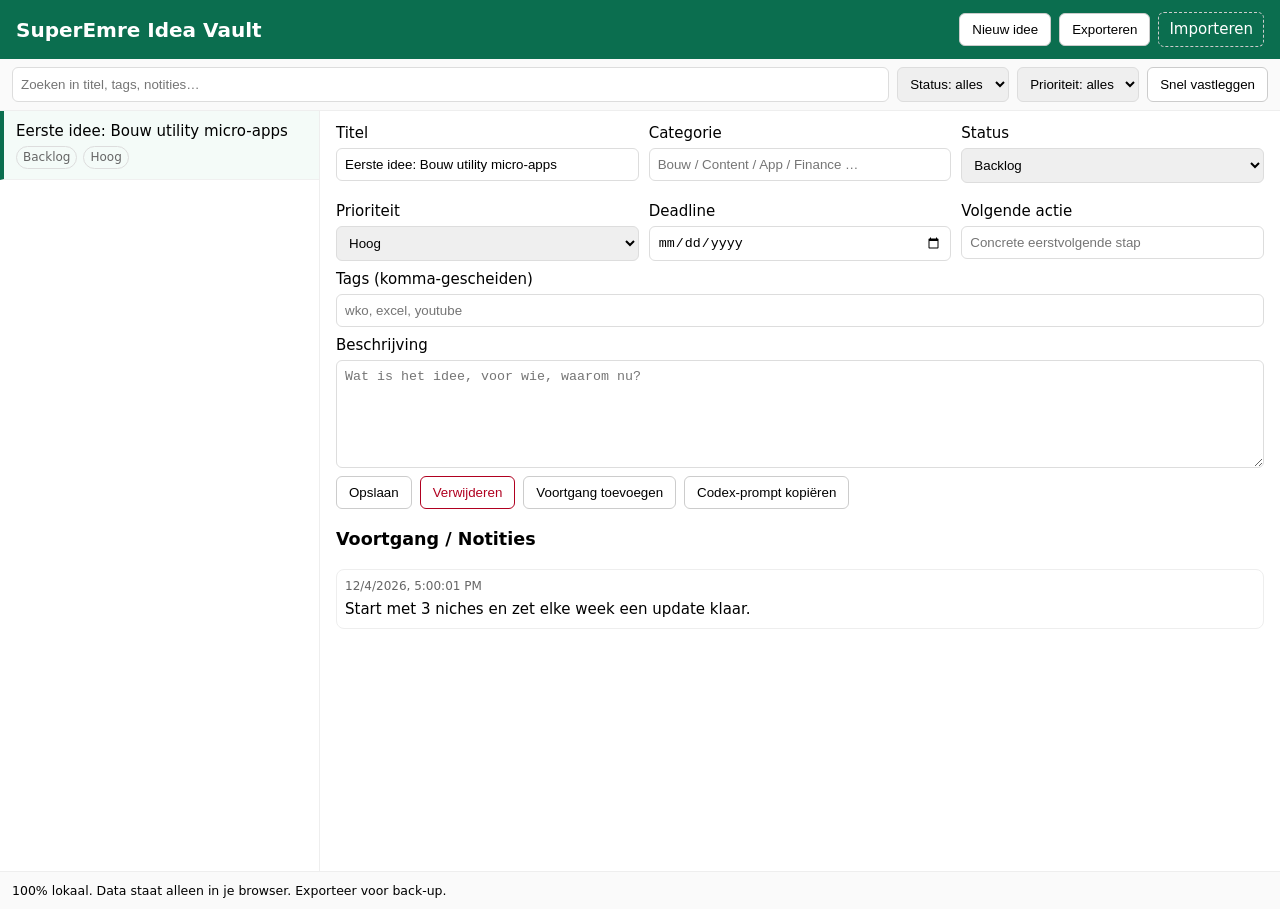
<file: index.html>
<!DOCTYPE html>
<html lang="nl">
<head>
  <meta charset="utf-8">
  <meta name="viewport" content="width=device-width, initial-scale=1.0">
  <title>SuperEmre Idea Vault</title>
  <link rel="manifest" href="manifest.json">
  <link rel="stylesheet" href="styles.css">
  <meta name="theme-color" content="#0b6e4f">
</head>
<body>
  <header>
    <h1>SuperEmre Idea Vault</h1>
    <div class="actions">
      <button id="btn-add">Nieuw idee</button>
      <button id="btn-export">Exporteren</button>
      <label class="import-label">
        Importeren
        <input type="file" id="file-import" accept="application/json">
      </label>
      <button id="btn-install" class="hidden">Installeren</button>
    </div>
  </header>

  <section id="topbar">
    <input type="search" id="search" placeholder="Zoeken in titel, tags, notities…">
    <select id="filter-status">
      <option value="">Status: alles</option>
      <option>Backlog</option>
      <option>Bezig</option>
      <option>Gepauzeerd</option>
      <option>Klaar</option>
    </select>
    <select id="filter-priority">
      <option value="">Prioriteit: alles</option>
      <option>Laag</option>
      <option>Midden</option>
      <option>Hoog</option>
      <option>Kritiek</option>
    </select>
    <button id="btn-quick">Snel vastleggen</button>
  </section>

  <main>
    <aside id="list">
      <ul id="idea-list"></ul>
    </aside>

    <section id="detail">
      <form id="idea-form">
        <div class="grid">
          <label>Titel
            <input type="text" id="title" required>
          </label>
          <label>Categorie
            <input type="text" id="category" placeholder="Bouw / Content / App / Finance …">
          </label>
          <label>Status
            <select id="status">
              <option>Backlog</option>
              <option>Bezig</option>
              <option>Gepauzeerd</option>
              <option>Klaar</option>
            </select>
          </label>
          <label>Prioriteit
            <select id="priority">
              <option>Laag</option>
              <option>Midden</option>
              <option selected>Hoog</option>
              <option>Kritiek</option>
            </select>
          </label>
          <label>Deadline
            <input type="date" id="due">
          </label>
          <label>Volgende actie
            <input type="text" id="next_action" placeholder="Concrete eerstvolgende stap">
          </label>
        </div>

        <label>Tags (komma-gescheiden)
          <input type="text" id="tags" placeholder="wko, excel, youtube">
        </label>

        <label>Beschrijving
          <textarea id="description" rows="6" placeholder="Wat is het idee, voor wie, waarom nu?"></textarea>
        </label>

        <div class="form-actions">
          <button type="submit" id="btn-save">Opslaan</button>
          <button type="button" id="btn-delete" class="danger">Verwijderen</button>
          <button type="button" id="btn-log">Voortgang toevoegen</button>
          <button type="button" id="btn-codex">Codex-prompt kopiëren</button>
        </div>
      </form>

      <section id="logs">
        <h3>Voortgang / Notities</h3>
        <ul id="log-list"></ul>
      </section>
    </section>
  </main>

  <dialog id="quick-dialog">
    <form method="dialog">
      <h3>Snel vastleggen</h3>
      <label>Titel
        <input type="text" id="quick-title" required>
      </label>
      <label>Korte notitie
        <textarea id="quick-note" rows="4"></textarea>
      </label>
      <menu>
        <button id="quick-cancel">Annuleren</button>
        <button id="quick-save" value="default">Opslaan</button>
      </menu>
    </form>
  </dialog>

  <dialog id="log-dialog">
    <form method="dialog">
      <h3>Voortgang toevoegen</h3>
      <textarea id="log-text" rows="5" placeholder="Wat heb je gedaan / besloten?"></textarea>
      <menu>
        <button id="log-cancel">Annuleren</button>
        <button id="log-save" value="default">Toevoegen</button>
      </menu>
    </form>
  </dialog>

  <footer>
    <small>100% lokaal. Data staat alleen in je browser. Exporteer voor back-up.</small>
  </footer>

  <script src="app.js"></script>
</body>
</html>
</file>
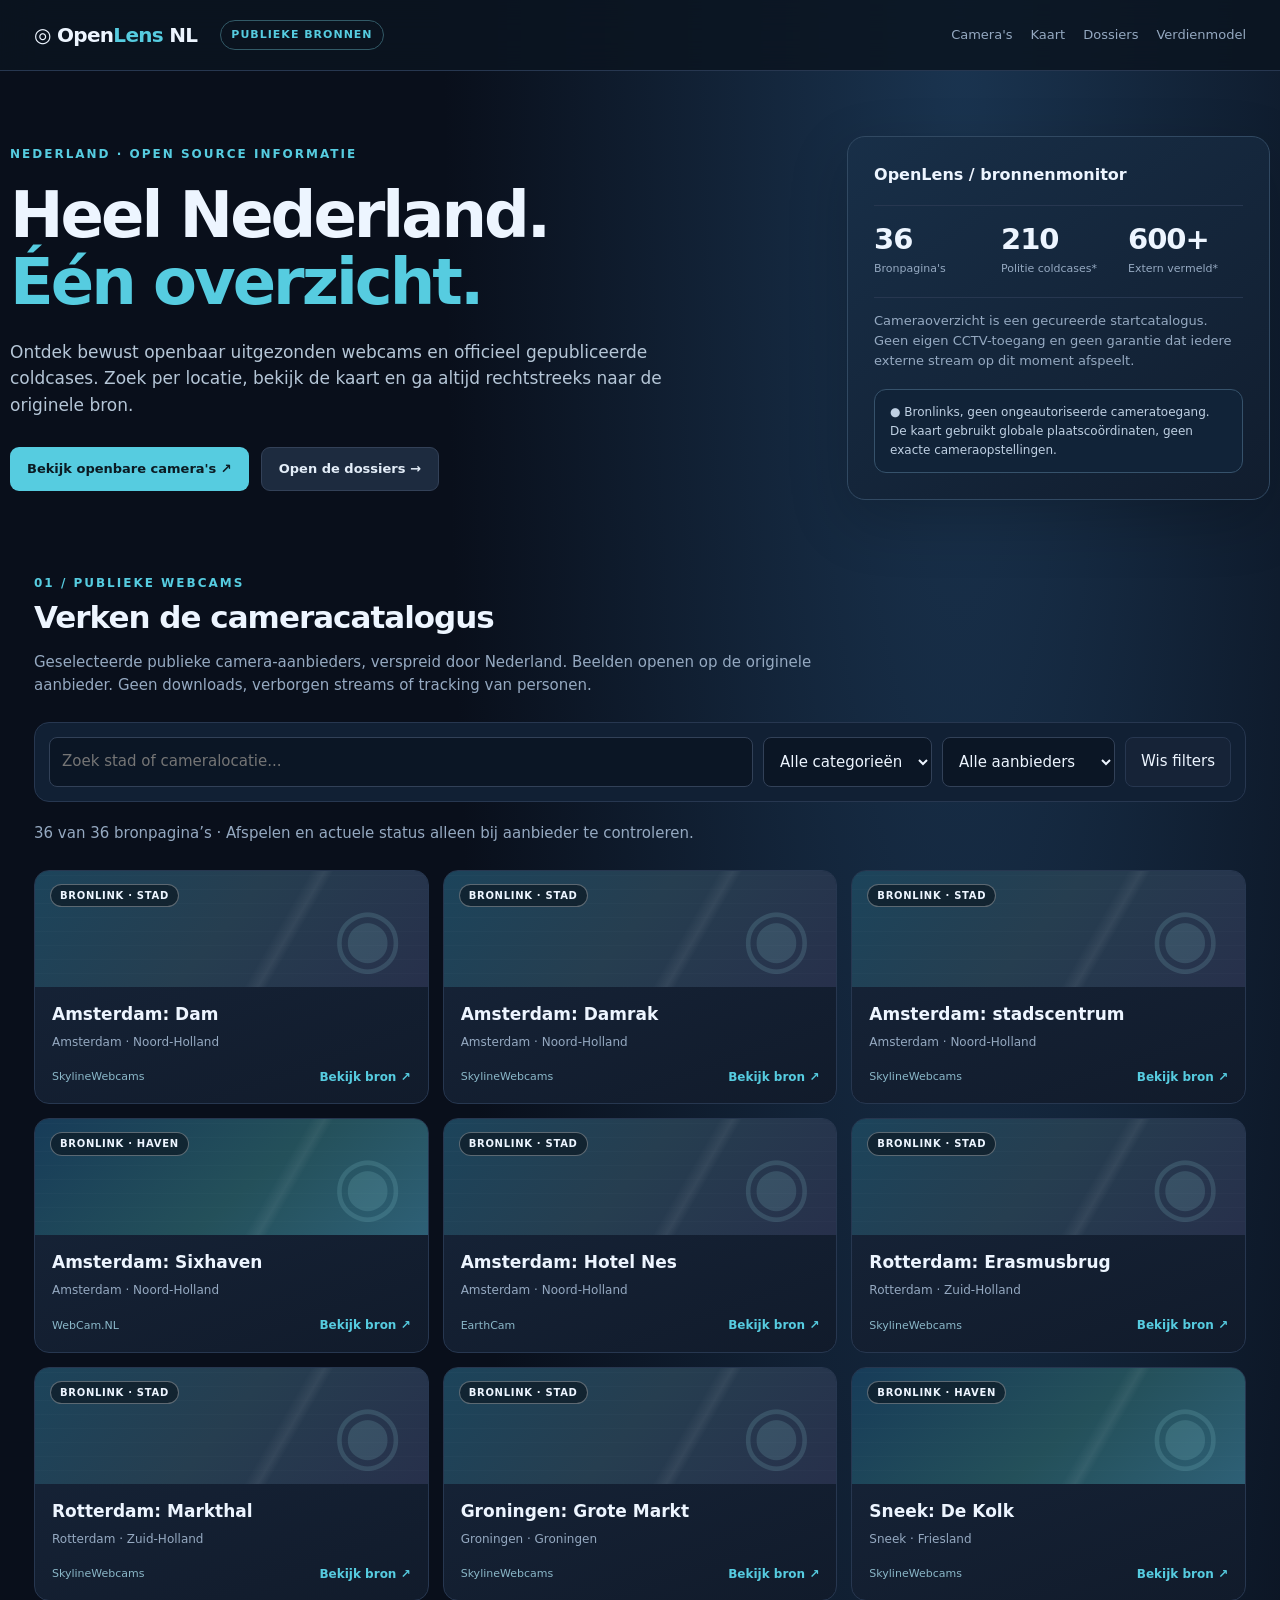
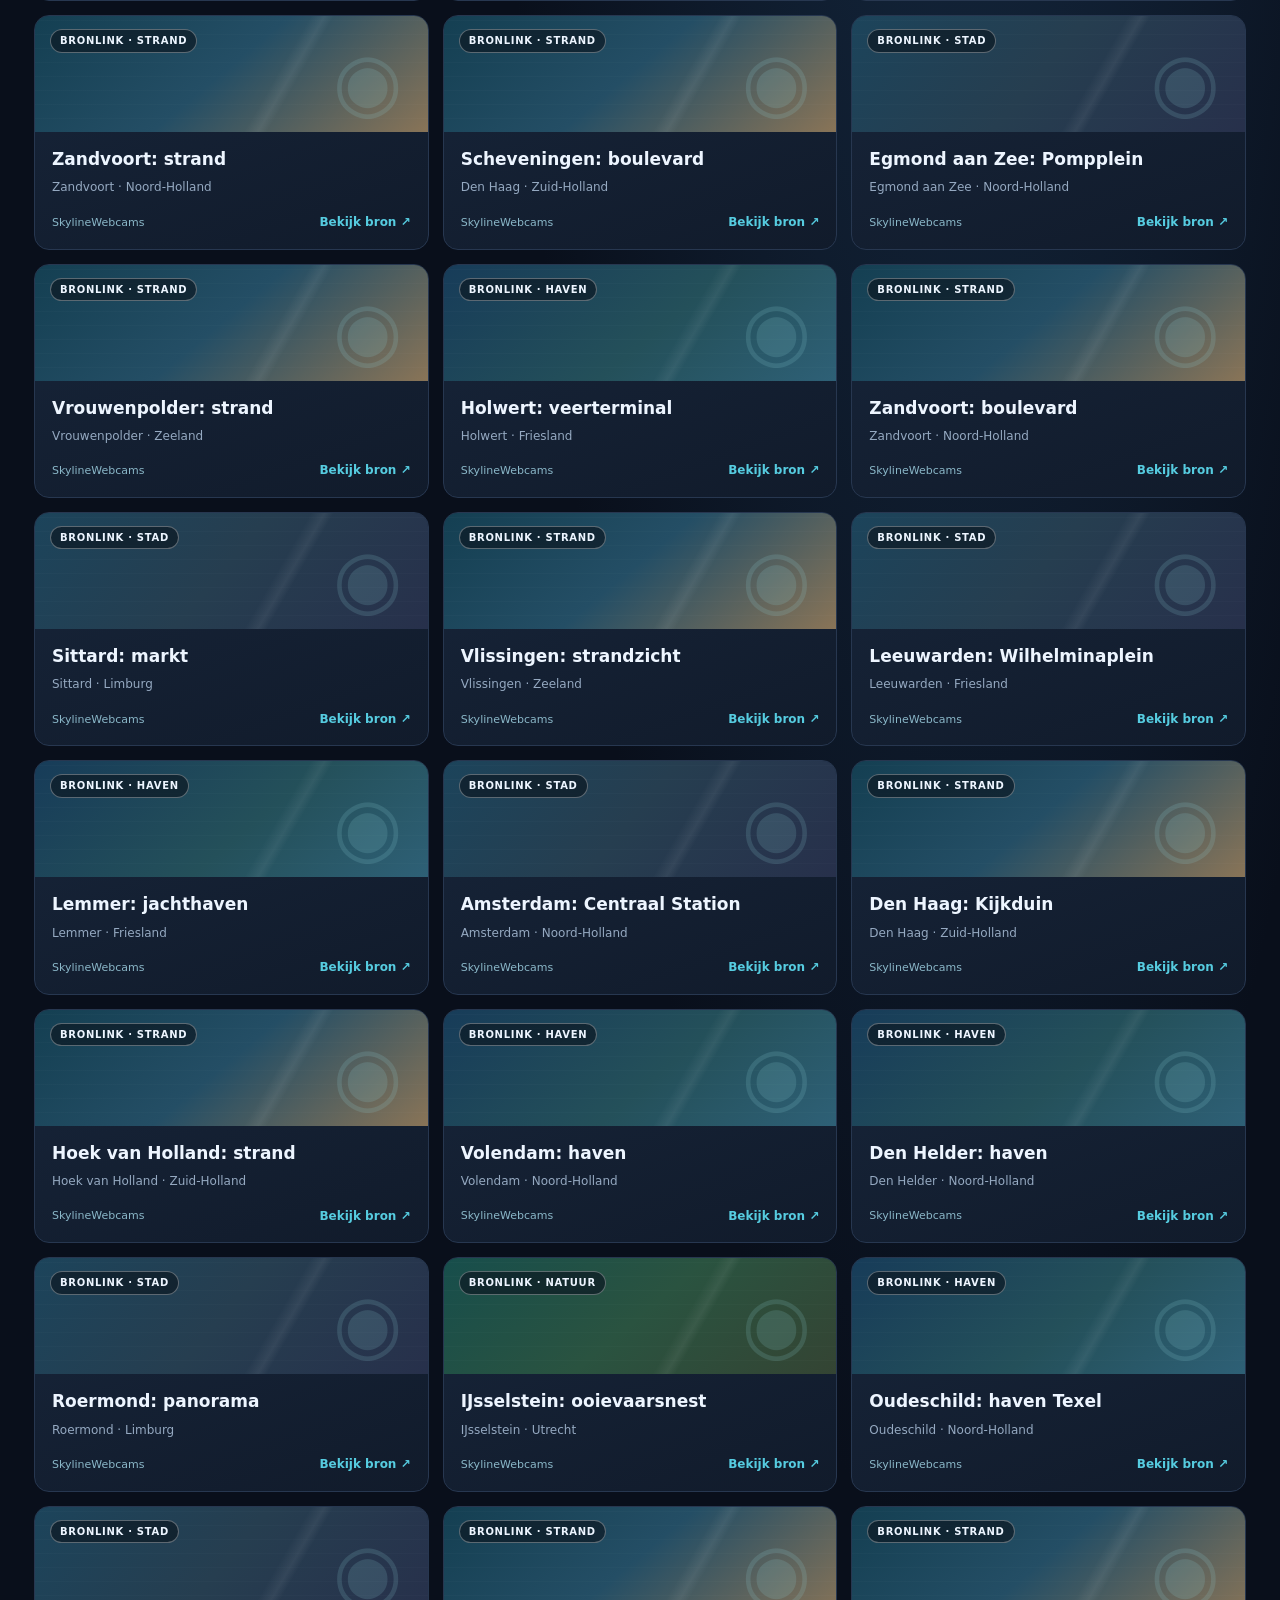
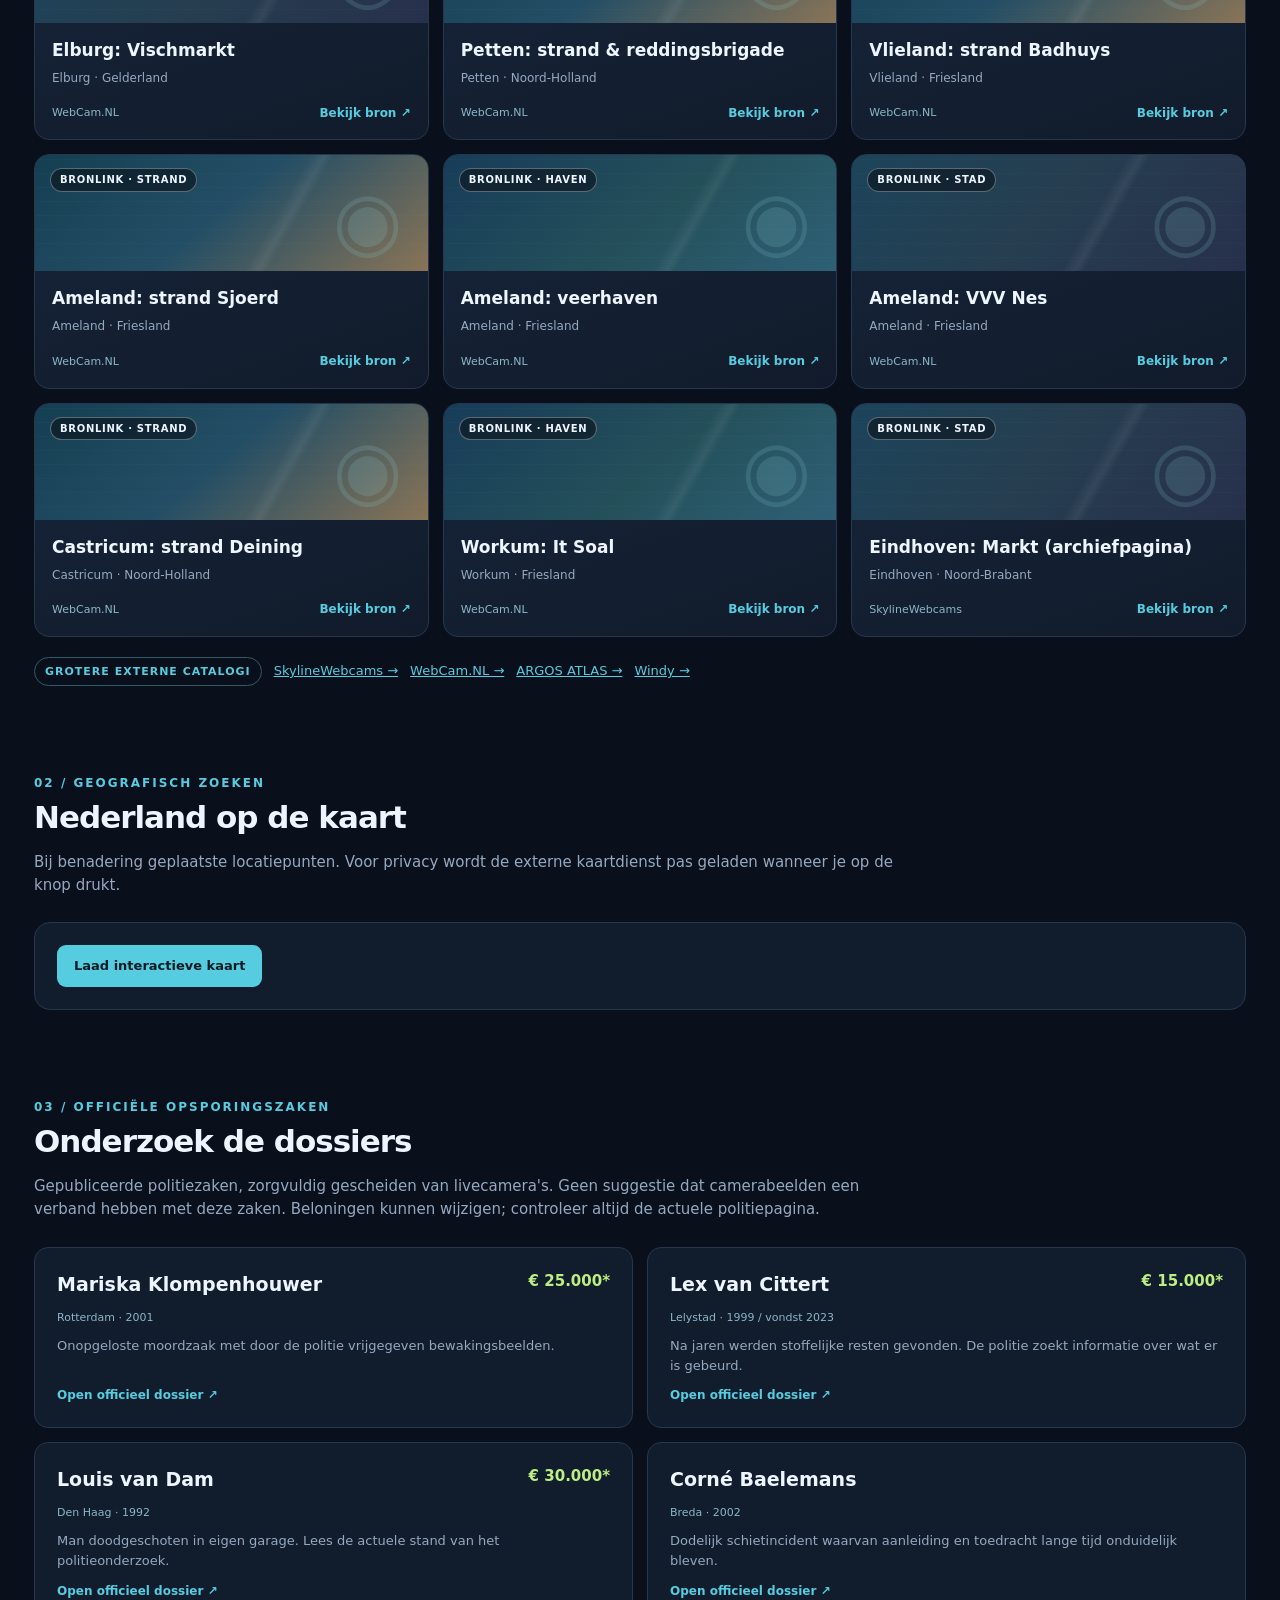
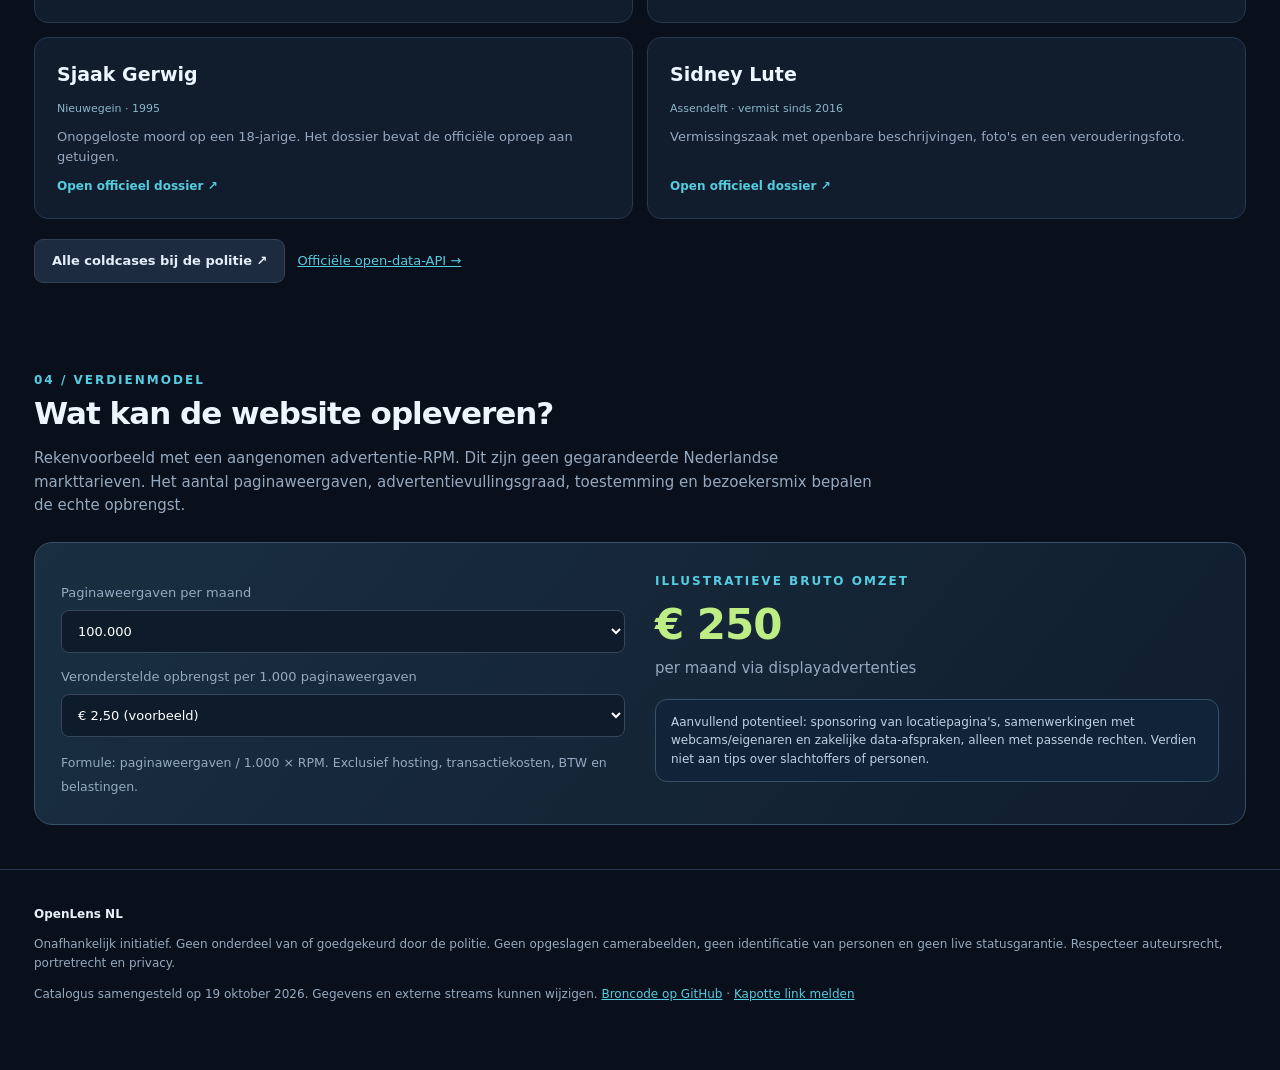
<file: projects/openlens-nl/index.html>
<!doctype html>
<html lang="nl">
<head>
<meta charset="utf-8"><meta name="viewport" content="width=device-width,initial-scale=1">
<meta name="description" content="OpenLens NL: ontdek openbare Nederlandse webcams en officiële politie-coldcases met bronvermelding op één kaart.">
<title>OpenLens NL | Openbare camera's & dossiers</title>
<link rel="preconnect" href="https://fonts.googleapis.com">
<style>
:root{--bg:#090f1b;--panel:#111c2c;--panel2:#162337;--line:#273750;--ink:#edf5ff;--muted:#95a9c1;--cyan:#56cce0;--lime:#bded84;--orange:#ffce88}
*{box-sizing:border-box}html{scroll-behavior:smooth}body{margin:0;background:radial-gradient(ellipse at 75% 0%,#1a3450 0,transparent 38%),var(--bg);color:var(--ink);font:15px/1.55 system-ui,Segoe UI,sans-serif}
a{color:inherit}button,input,select{font:inherit}button{cursor:pointer}button:focus-visible,input:focus-visible,select:focus-visible,a:focus-visible{outline:2px solid var(--cyan);outline-offset:3px}
.wrap{max-width:1260px;margin:auto;padding:0 24px}.top{border-bottom:1px solid var(--line);background:#0b1420d9;position:sticky;top:0;z-index:5;backdrop-filter:blur(18px)}
.nav{display:flex;align-items:center;gap:23px;min-height:70px}.logo{font-weight:850;font-size:20px;letter-spacing:-.7px;text-decoration:none;white-space:nowrap}.logo span{color:var(--cyan)}.links{display:flex;align-items:center;gap:18px;margin-left:auto}.links a{font-size:13px;color:var(--muted);text-decoration:none}.links a:hover{color:var(--ink)}
.chip{font-size:11px;font-weight:750;letter-spacing:1px;border-radius:100px;border:1px solid #325a67;color:var(--cyan);padding:5px 10px;text-transform:uppercase}
.hero{padding:65px 0 30px;display:grid;grid-template-columns:1.5fr .8fr;align-items:center;gap:44px}
.eyebrow{font-size:12px;font-weight:800;color:var(--cyan);text-transform:uppercase;letter-spacing:2px}h1{font-size:clamp(42px,5vw,72px);line-height:1.05;letter-spacing:-3px;margin:18px 0 23px}
h1 em{font-style:normal;color:var(--cyan)}.intro{color:#b5c6d7;font-size:17px;max-width:730px}.hero-actions{display:flex;gap:12px;flex-wrap:wrap;margin-top:29px}
.btn{display:inline-flex;justify-content:center;align-items:center;gap:8px;padding:11px 17px;background:var(--cyan);color:#0b1b23;border:0;border-radius:9px;text-decoration:none;font-weight:750;font-size:13px}
.btn.secondary{background:#1d2b3f;color:#e3edf8;border:1px solid #334158}.btn:hover{filter:brightness(1.12)}
.brief{padding:26px;border:1px solid #314962;border-radius:18px;background:linear-gradient(145deg,#182f48,#111d2e);box-shadow:0 20px 60px #0003}
.brief h3{font-size:16px;margin:0 0 17px}.brief p{color:var(--muted);font-size:13px}.statrow{display:grid;grid-template-columns:repeat(3,1fr);gap:12px;border-block:1px solid var(--line);padding:18px 0}.metric b{font-size:29px;line-height:1.1;display:block;letter-spacing:-1px}.metric span{color:var(--muted);font-size:11px}
.note{border:1px solid #36526b;border-radius:12px;padding:13px 15px;background:#112338;color:#bfd0e3;font-size:12px;margin:18px 0 0}
section{padding:44px 0}h2{font-size:31px;letter-spacing:-1px;margin:0 0 10px}.sub{color:var(--muted);margin:0 0 25px;max-width:860px}
.controls{display:flex;gap:10px;flex-wrap:wrap;padding:14px;background:#112034;border:1px solid var(--line);border-radius:15px;margin-bottom:20px}
.controls input,.controls select{background:#0b1625;border:1px solid #324158;color:var(--ink);border-radius:8px;padding:12px;min-width:130px}
.controls input{flex:1;min-width:200px}.controls button{background:var(--panel2);border:1px solid var(--line);color:var(--ink);padding:9px 15px;border-radius:8px}
.grid{display:grid;grid-template-columns:repeat(3,1fr);gap:14px}.item{background:linear-gradient(160deg,#17253a,#111b2b);border:1px solid var(--line);border-radius:15px;overflow:hidden;display:flex;flex-direction:column;transition:transform .2s,border-color .2s}
.item:hover{transform:translateY(-2px);border-color:#488aa0}.visual{height:116px;position:relative;background:linear-gradient(130deg,#1c445b,#263e50 48%,#27304b);overflow:hidden}
.visual:before{content:"";position:absolute;inset:0;background:repeating-linear-gradient(0deg,transparent 0 13px,#ffffff08 14px),linear-gradient(120deg,transparent 60%,#ffffff10 63%,transparent 65%)}.visual:after{content:"◉";color:#92d7de;position:absolute;right:25px;top:4px;font-size:80px;opacity:.16}
.visual.beach{background:linear-gradient(140deg,#143f52,#244e65 48%,#897457)}.visual.harbor{background:linear-gradient(140deg,#173c59,#24505a 55%,#2e6076)}.visual.nature{background:linear-gradient(140deg,#174e4c,#2a5340,#344433)}
.visual small{position:absolute;top:13px;left:15px;border:1px solid #ffffff50;background:#0c1822b0;padding:3px 9px;border-radius:99px;font-size:10px;letter-spacing:.7px;font-weight:700}
.content{padding:17px;display:flex;flex:1;flex-direction:column;gap:8px}.content h3{font-size:17px;margin:0;line-height:1.25}.content p{font-size:12px;margin:0;color:var(--muted)}.content .bottom{display:flex;align-items:center;justify-content:space-between;gap:12px;margin-top:auto;padding-top:8px}
.source{font-size:11px;color:#8ab7c8}.open{color:var(--cyan);font-size:12px;font-weight:750;text-decoration:none;white-space:nowrap}
.empty{text-align:center;padding:30px;color:var(--muted);grid-column:1/-1}
.catalog{display:flex;gap:12px;align-items:center;flex-wrap:wrap;margin-top:20px}.catalog a{color:var(--cyan);font-size:13px}
#map{height:520px;border:1px solid #34516d;border-radius:15px;overflow:hidden;background:linear-gradient(110deg,#112a38,#213a45)}
#map-shell{display:none}#map-box{padding:22px;background:var(--panel);border:1px solid var(--line);border-radius:16px}.maptext{font-size:13px;color:var(--muted);margin-top:12px}
.cases{display:grid;grid-template-columns:repeat(2,1fr);gap:14px}
.case{border:1px solid var(--line);background:var(--panel);padding:22px;border-radius:14px;display:flex;flex-direction:column;gap:10px}
.case-top{display:flex;justify-content:space-between;gap:15px;align-items:start}.case h3{font-size:19px;margin:0}.reward{color:var(--lime);font-weight:850;white-space:nowrap}.case p{color:var(--muted);font-size:13px;margin:0}.case .open{margin-top:auto}
.calc{background:linear-gradient(130deg,#192f40,#101d2e);border:1px solid #385169;border-radius:18px;padding:26px;display:grid;grid-template-columns:1fr 1fr;gap:30px}
.calc strong{display:block;font-size:42px;letter-spacing:-1px;color:var(--lime)}.calc label{display:block;font-size:13px;margin:14px 0;color:var(--muted)}.calc select{display:block;width:100%;margin-top:7px;background:#0e1b2a;border:1px solid #36475c;border-radius:8px;color:white;padding:12px}
footer{border-top:1px solid var(--line);padding:35px 0 55px;color:var(--muted);font-size:12px}footer a{color:var(--cyan)}
.hidden{display:none!important}.leaflet-popup-content{font:13px system-ui, sans-serif}.leaflet-popup-content a{color:#006a83}
@media(max-width:940px){.hero{grid-template-columns:1fr}.grid{grid-template-columns:repeat(2,1fr)}.links{gap:9px}.brief{max-width:700px}}
@media(max-width:650px){.wrap{padding:0 16px}.nav{flex-wrap:wrap;gap:8px;padding:12px 0}.links{margin:0;width:100%;justify-content:space-between}.links a{font-size:12px}section{padding:33px 0}.grid,.cases,.calc{grid-template-columns:1fr}.hero{padding:45px 0 14px}h1{letter-spacing:-2px}.statrow{gap:5px}.metric b{font-size:23px}.visual{height:100px}#map{height:420px}}
</style>
</head>
<body>
<header class="top"><div class="wrap nav"><a href="#" class="logo">◎ Open<span>Lens</span> NL</a><span class="chip">Publieke bronnen</span><nav class="links"><a href="#camera">Camera's</a><a href="#kaart">Kaart</a><a href="#dossiers">Dossiers</a><a href="#business">Verdienmodel</a></nav></div></header>
<main>
<div class="wrap hero">
 <div><div class="eyebrow">Nederland · Open source informatie</div><h1>Heel Nederland.<br><em>Één overzicht.</em></h1><p class="intro">Ontdek bewust openbaar uitgezonden webcams en officieel gepubliceerde coldcases. Zoek per locatie, bekijk de kaart en ga altijd rechtstreeks naar de originele bron.</p><div class="hero-actions"><a class="btn" href="#camera">Bekijk openbare camera's ↗</a><a class="btn secondary" href="#dossiers">Open de dossiers →</a></div></div>
 <aside class="brief"><h3>OpenLens / bronnenmonitor</h3><div class="statrow"><div class="metric"><b id="cameraTotal">0</b><span>Bronpagina's</span></div><div class="metric"><b>210</b><span>Politie coldcases*</span></div><div class="metric"><b>600+</b><span>Extern vermeld*</span></div></div><p>Cameraoverzicht is een gecureerde startcatalogus. Geen eigen CCTV-toegang en geen garantie dat iedere externe stream op dit moment afspeelt.</p><div class="note">● Bronlinks, geen ongeautoriseerde cameratoegang. De kaart gebruikt globale plaatscoördinaten, geen exacte cameraopstellingen.</div></aside>
</div>
<section id="camera"><div class="wrap"><div class="eyebrow">01 / Publieke webcams</div><h2>Verken de cameracatalogus</h2><p class="sub">Geselecteerde publieke camera-aanbieders, verspreid door Nederland. Beelden openen op de originele aanbieder. Geen downloads, verborgen streams of tracking van personen.</p>
 <div class="controls"><input id="search" placeholder="Zoek stad of cameralocatie..." aria-label="Zoek camera"><select id="type" aria-label="Cameracategorie"><option value="">Alle categorieën</option><option value="stad">Stad & plein</option><option value="strand">Strand & kust</option><option value="haven">Haven & water</option><option value="natuur">Natuur & overig</option></select><select id="provider" aria-label="Aanbieder"><option value="">Alle aanbieders</option><option>SkylineWebcams</option><option>WebCam.NL</option><option>EarthCam</option></select><button id="clear">Wis filters</button></div>
 <p class="sub" id="counter" aria-live="polite"></p><div class="grid" id="cameraGrid"></div>
 <div class="catalog"><span class="chip">Grotere externe catalogi</span><a href="https://www.skylinewebcams.com/en/webcam/netherlands.html" target="_blank" rel="noopener noreferrer">SkylineWebcams →</a><a href="https://webcam.nl/faq/" target="_blank" rel="noopener noreferrer">WebCam.NL →</a><a href="https://argosatlas.com/en/cameras/netherlands/" target="_blank" rel="noopener noreferrer">ARGOS ATLAS →</a><a href="https://www.windy.com/" target="_blank" rel="noopener noreferrer">Windy →</a></div>
 </div></section>
<section id="kaart"><div class="wrap"><div class="eyebrow">02 / Geografisch zoeken</div><h2>Nederland op de kaart</h2><p class="sub">Bij benadering geplaatste locatiepunten. Voor privacy wordt de externe kaartdienst pas geladen wanneer je op de knop drukt.</p><div id="map-box"><button class="btn" id="loadMap">Laad interactieve kaart</button><div id="map-shell"><div id="map" role="region" aria-label="Kaart met publieke webcamlocaties"></div><p class="maptext">Kaarttegels: © OpenStreetMap-bijdragers. Locatiemarkeringen zijn circa-stadspunten en tonen geen precieze cameraposities.</p></div></div></div></section>
<section id="dossiers"><div class="wrap"><div class="eyebrow">03 / Officiële opsporingszaken</div><h2>Onderzoek de dossiers</h2><p class="sub">Gepubliceerde politiezaken, zorgvuldig gescheiden van livecamera's. Geen suggestie dat camerabeelden een verband hebben met deze zaken. Beloningen kunnen wijzigen; controleer altijd de actuele politiepagina.</p>
<div class="cases" id="caseGrid"></div><div class="catalog"><a class="btn secondary" href="https://www.politie.nl/gezocht/cold-cases" target="_blank" rel="noopener noreferrer">Alle coldcases bij de politie ↗</a><a href="https://www.politie.nl/algemeen/transparantie.html" target="_blank" rel="noopener noreferrer">Officiële open-data-API →</a></div></div></section>
<section id="business"><div class="wrap"><div class="eyebrow">04 / Verdienmodel</div><h2>Wat kan de website opleveren?</h2><p class="sub">Rekenvoorbeeld met een aangenomen advertentie-RPM. Dit zijn geen gegarandeerde Nederlandse markttarieven. Het aantal paginaweergaven, advertentievullingsgraad, toestemming en bezoekersmix bepalen de echte opbrengst.</p>
<div class="calc"><div><label>Paginaweergaven per maand<select id="views"><option value="10000">10.000</option><option value="50000">50.000</option><option value="100000" selected>100.000</option><option value="250000">250.000</option><option value="500000">500.000</option><option value="1000000">1.000.000</option></select></label><label>Veronderstelde opbrengst per 1.000 paginaweergaven<select id="rpm"><option value="1">€ 1 (laag)</option><option value="2.5" selected>€ 2,50 (voorbeeld)</option><option value="5">€ 5 (hoog scenario)</option></select></label><small style="color:var(--muted)">Formule: paginaweergaven / 1.000 × RPM. Exclusief hosting, transactiekosten, BTW en belastingen.</small></div><div><span class="eyebrow">Illustratieve bruto omzet</span><strong id="result">€ 250</strong><span style="color:var(--muted)">per maand via displayadvertenties</span><p class="note">Aanvullend potentieel: sponsoring van locatiepagina's, samenwerkingen met webcams/eigenaren en zakelijke data-afspraken, alleen met passende rechten. Verdien niet aan tips over slachtoffers of personen.</p></div></div></div></section>
</main>
<footer><div class="wrap"><b style="color:#e8f1f7">OpenLens NL</b><p>Onafhankelijk initiatief. Geen onderdeel van of goedgekeurd door de politie. Geen opgeslagen camerabeelden, geen identificatie van personen en geen live statusgarantie. Respecteer auteursrecht, portretrecht en privacy.</p><p>Catalogus samengesteld op 19 oktober 2026. Gegevens en externe streams kunnen wijzigen. <a href="https://github.com/Relixinator/superemre-idea-vault/tree/main/projects/openlens-nl" target="_blank" rel="noopener noreferrer">Broncode op GitHub</a> · <a href="https://github.com/Relixinator/superemre-idea-vault/issues/new?title=OpenLens%3A%20camera%20link%20defect" target="_blank" rel="noopener noreferrer">Kapotte link melden</a></p></div></footer>
<script>
const cameras=[
["Amsterdam: Dam","Amsterdam","Noord-Holland","stad",52.373,4.894,"https://www.skylinewebcams.com/en/webcam/netherlands/north-holland/amsterdam/amsterdam-dam-square.html","SkylineWebcams"],
["Amsterdam: Damrak","Amsterdam","Noord-Holland","stad",52.375,4.895,"https://www.skylinewebcams.com/en/webcam/netherlands/north-holland/amsterdam/amsterdam-damrak-street.html","SkylineWebcams"],
["Amsterdam: stadscentrum","Amsterdam","Noord-Holland","stad",52.371,4.90,"https://www.skylinewebcams.com/en/webcam/netherlands/north-holland/amsterdam/city-center.html","SkylineWebcams"],
["Amsterdam: Sixhaven","Amsterdam","Noord-Holland","haven",52.382,4.904,"https://webcam.nl/amsterdam/sixhaven/","WebCam.NL"],
["Amsterdam: Hotel Nes","Amsterdam","Noord-Holland","stad",52.368,4.9,"https://www.earthcam.com/world/netherlands/amsterdam/","EarthCam"],
["Rotterdam: Erasmusbrug","Rotterdam","Zuid-Holland","stad",51.91,4.49,"https://www.skylinewebcams.com/en/webcam/netherlands/south-holland/rotterdam/rotterdam-erasmus-bridge.html","SkylineWebcams"],
["Rotterdam: Markthal","Rotterdam","Zuid-Holland","stad",51.92,4.48,"https://www.skylinewebcams.com/en/webcam/netherlands/south-holland/rotterdam/markthal.html","SkylineWebcams"],
["Groningen: Grote Markt","Groningen","Groningen","stad",53.219,6.567,"https://www.skylinewebcams.com/en/webcam/netherlands/groningen/groningen/groningen-grote-markt.html","SkylineWebcams"],
["Sneek: De Kolk","Sneek","Friesland","haven",53.032,5.66,"https://www.skylinewebcams.com/en/webcam/netherlands/friesland/sneek/sneek.html","SkylineWebcams"],
["Zandvoort: strand","Zandvoort","Noord-Holland","strand",52.372,4.525,"https://www.skylinewebcams.com/en/webcam/netherlands/north-holland/zandvoort/zandvoort-beach.html","SkylineWebcams"],
["Scheveningen: boulevard","Den Haag","Zuid-Holland","strand",52.109,4.272,"https://www.skylinewebcams.com/en/webcam/netherlands/south-holland/the-hague/scheveningen-boulevard.html","SkylineWebcams"],
["Egmond aan Zee: Pompplein","Egmond aan Zee","Noord-Holland","stad",52.618,4.623,"https://www.skylinewebcams.com/en/webcam/netherlands/north-holland/egmond-aan-zee/egmond-aan-zee-pompplein-centre-square.html","SkylineWebcams"],
["Vrouwenpolder: strand","Vrouwenpolder","Zeeland","strand",51.576,3.621,"https://www.skylinewebcams.com/en/webcam/netherlands/zeeland/veere/vrouwenpolder.html","SkylineWebcams"],
["Holwert: veerterminal","Holwert","Friesland","haven",53.364,5.899,"https://www.skylinewebcams.com/en/webcam/netherlands/friesland/holwert/ferry-terminal.html","SkylineWebcams"],
["Zandvoort: boulevard","Zandvoort","Noord-Holland","strand",52.374,4.525,"https://www.skylinewebcams.com/en/webcam/netherlands/north-holland/zandvoort/boulevard.html","SkylineWebcams"],
["Sittard: markt","Sittard","Limburg","stad",51.0,5.87,"https://www.skylinewebcams.com/en/webcam/netherlands/limburg/sittard/sittard-town-square.html","SkylineWebcams"],
["Vlissingen: strandzicht","Vlissingen","Zeeland","strand",51.443,3.573,"https://www.skylinewebcams.com/en/webcam/netherlands/zeeland/vlissingen/vlissingen.html","SkylineWebcams"],
["Leeuwarden: Wilhelminaplein","Leeuwarden","Friesland","stad",53.201,5.796,"https://www.skylinewebcams.com/en/webcam/netherlands/friesland/leeuwarden/wilhelminaplein.html","SkylineWebcams"],
["Lemmer: jachthaven","Lemmer","Friesland","haven",52.846,5.71,"https://www.skylinewebcams.com/en/webcam/netherlands/friesland/lemmer/lemmer-dock.html","SkylineWebcams"],
["Amsterdam: Centraal Station","Amsterdam","Noord-Holland","stad",52.379,4.9,"https://www.skylinewebcams.com/en/webcam/netherlands/north-holland/amsterdam/central-station.html","SkylineWebcams"],
["Den Haag: Kijkduin","Den Haag","Zuid-Holland","strand",52.069,4.224,"https://www.skylinewebcams.com/en/webcam/netherlands/south-holland/the-hague/kijkduin.html","SkylineWebcams"],
["Hoek van Holland: strand","Hoek van Holland","Zuid-Holland","strand",51.978,4.13,"https://www.skylinewebcams.com/en/webcam/netherlands/south-holland/hoek-van-holland/hoek-van-holland-beach.html","SkylineWebcams"],
["Volendam: haven","Volendam","Noord-Holland","haven",52.494,5.07,"https://www.skylinewebcams.com/en/webcam/netherlands/north-holland/volendam/marina.html","SkylineWebcams"],
["Den Helder: haven","Den Helder","Noord-Holland","haven",52.956,4.765,"https://www.skylinewebcams.com/en/webcam/netherlands/north-holland/den-helder/den-helder.html","SkylineWebcams"],
["Roermond: panorama","Roermond","Limburg","stad",51.192,5.99,"https://www.skylinewebcams.com/en/webcam/netherlands/limburg/roermond/roermond.html","SkylineWebcams"],
["IJsselstein: ooievaarsnest","IJsselstein","Utrecht","natuur",52.02,5.04,"https://www.skylinewebcams.com/en/webcam/netherlands/north-holland/ijsselstein/stork-nest.html","SkylineWebcams"],
["Oudeschild: haven Texel","Oudeschild","Noord-Holland","haven",53.039,4.849,"https://www.skylinewebcams.com/en/webcam/netherlands/north-holland/oudeschild/oudeschild.html","SkylineWebcams"],
["Elburg: Vischmarkt","Elburg","Gelderland","stad",52.448,5.836,"https://webcam.nl/elburg/vischmarkt/","WebCam.NL"],
["Petten: strand & reddingsbrigade","Petten","Noord-Holland","strand",52.766,4.658,"https://webcam.nl/petten/","WebCam.NL"],
["Vlieland: strand Badhuys","Vlieland","Friesland","strand",53.297,5.067,"https://webcam.nl/vlieland/","WebCam.NL"],
["Ameland: strand Sjoerd","Ameland","Friesland","strand",53.453,5.766,"https://webcam.nl/ameland/","WebCam.NL"],
["Ameland: veerhaven","Ameland","Friesland","haven",53.448,5.78,"https://webcam.nl/ameland/veerboot/","WebCam.NL"],
["Ameland: VVV Nes","Ameland","Friesland","stad",53.446,5.778,"https://webcam.nl/ameland/vvv/","WebCam.NL"],
["Castricum: strand Deining","Castricum","Noord-Holland","strand",52.552,4.604,"https://webcam.nl/castricum/deining/","WebCam.NL"],
["Workum: It Soal","Workum","Friesland","haven",52.977,5.448,"https://webcam.nl/camping/","WebCam.NL"],
["Eindhoven: Markt (archiefpagina)","Eindhoven","Noord-Brabant","stad",51.439,5.48,"https://www.skylinewebcams.com/en/webcam/netherlands/north-brabant/eindhoven/eindhoven.html","SkylineWebcams"]
];
const cases=[
["Mariska Klompenhouwer","Rotterdam · 2001","€ 25.000","Onopgeloste moordzaak met door de politie vrijgegeven bewakingsbeelden.","https://www.politie.nl/gezocht/opsporingsbericht/2012/januari/07-maartje-mariska-klompenhouwer"],
["Lex van Cittert","Lelystad · 1999 / vondst 2023","€ 15.000","Na jaren werden stoffelijke resten gevonden. De politie zoekt informatie over wat er is gebeurd.","https://www.politie.nl/gezocht/opsporingsbericht/2023/juni/03-cold-case-lex-van-cittert"],
["Louis van Dam","Den Haag · 1992","€ 30.000","Man doodgeschoten in eigen garage. Lees de actuele stand van het politieonderzoek.","https://www.politie.nl/gezocht/opsporingsbericht/2020/januari/06-louis-van-dam"],
["Corné Baelemans","Breda · 2002","","Dodelijk schietincident waarvan aanleiding en toedracht lange tijd onduidelijk bleven.","https://www.politie.nl/gezocht/opsporingsbericht/2022/december/coldcase---schietincident-corne-baelemans"],
["Sjaak Gerwig","Nieuwegein · 1995","","Onopgeloste moord op een 18-jarige. Het dossier bevat de officiële oproep aan getuigen.","https://www.politie.nl/gezocht/opsporingsbericht/2016/januari/03-cck-utrecht-sjaak-gerwig"],
["Sidney Lute","Assendelft · vermist sinds 2016","","Vermissingszaak met openbare beschrijvingen, foto's en een verouderingsfoto.","https://www.politie.nl/gezocht/opsporingsbericht/2019/januari/04-sidney-lute"]
];
const $=id=>document.getElementById(id), safe=s=>String(s).replace(/[&<>"']/g,c=>({'&':'&amp;','<':'&lt;','>':'&gt;','"':'&quot;',"'":'&#39;'}[c]));
function filtered(){const q=$('search').value.toLocaleLowerCase('nl-NL').trim(),cat=$('type').value,provider=$('provider').value;return cameras.filter(c=>(!q||(c[0]+' '+c[1]+' '+c[2]).toLocaleLowerCase('nl-NL').includes(q))&&(!cat||c[3]===cat)&&(!provider||c[7]===provider));}
function draw(){const rows=filtered();$('counter').textContent=rows.length+' van '+cameras.length+' bronpagina’s · Afspelen en actuele status alleen bij aanbieder te controleren.';
$('cameraGrid').innerHTML=rows.length?rows.map((c,i)=>'<article class="item"><div class="visual '+(c[3]==='strand'?'beach':c[3]==='haven'?'harbor':c[3]==='natuur'?'nature':'')+'"><small>BRONLINK · '+safe(c[3].toUpperCase())+'</small></div><div class="content"><h3>'+safe(c[0])+'</h3><p>'+safe(c[1])+' · '+safe(c[2])+'</p><div class="bottom"><span class="source">'+safe(c[7])+'</span><a class="open" href="'+safe(c[6])+'" target="_blank" rel="noopener noreferrer" aria-label="Open webcam '+safe(c[0])+' bij bron">Bekijk bron ↗</a></div></div></article>').join(''):'<p class="empty">Geen camera’s gevonden. Verander je filters.</p>';
if(window.openLensMarkers){window.openLensMarkers.clearLayers();rows.forEach((c)=>{const m=L.circleMarker([c[4],c[5]],{radius:7,color:'#56cce0',fillColor:'#56cce0',fillOpacity:.85,weight:2});m.bindPopup('<b>'+safe(c[0])+'</b><br>'+safe(c[1])+'<br><a href="'+safe(c[6])+'" target="_blank" rel="noopener noreferrer">Open de bron ↗</a>');m.addTo(window.openLensMarkers)})}}
$('cameraTotal').textContent=cameras.length;$('search').addEventListener('input',draw);$('type').addEventListener('change',draw);$('provider').addEventListener('change',draw);$('clear').addEventListener('click',()=>{$('search').value='';$('type').value='';$('provider').value='';draw()});
$('caseGrid').innerHTML=cases.map(c=>'<article class="case"><div class="case-top"><h3>'+safe(c[0])+'</h3>'+(c[2]?'<span class="reward">'+safe(c[2])+'*</span>':'')+'</div><span class="source">'+safe(c[1])+'</span><p>'+safe(c[3])+'</p><a class="open" href="'+safe(c[4])+'" target="_blank" rel="noopener noreferrer">Open officieel dossier ↗</a></article>').join('');
function calc(){let v=Number($('views').value),r=Number($('rpm').value);$('result').textContent=(v*r/1000).toLocaleString('nl-NL',{style:'currency',currency:'EUR',maximumFractionDigits:0})}$('views').addEventListener('change',calc);$('rpm').addEventListener('change',calc);
$('loadMap').addEventListener('click',()=>{const css=document.createElement('link');css.rel='stylesheet';css.href='https://unpkg.com/leaflet@1.9.4/dist/leaflet.css';document.head.appendChild(css);const s=document.createElement('script');s.src='https://unpkg.com/leaflet@1.9.4/dist/leaflet.js';s.onload=()=>{$('map-shell').style.display='block';$('loadMap').style.display='none';const map=L.map('map').setView([52.2,5.35],7);L.tileLayer('https://tile.openstreetmap.org/{z}/{x}/{y}.png',{attribution:'© OpenStreetMap-bijdragers',maxZoom:17}).addTo(map);window.openLensMarkers=L.layerGroup().addTo(map);draw();setTimeout(()=>map.invalidateSize(),80)};s.onerror=()=>{$('loadMap').textContent='Kaartladen mislukt · probeer opnieuw'};document.head.appendChild(s)});
draw();calc();
</script>
</body></html>
</file>
<file: styles.css>
*{box-sizing:border-box}body{margin:0;font:15px/1.4 system-ui,-apple-system,Segoe UI,Roboto}header{display:flex;align-items:center;justify-content:space-between;padding:12px 16px;background:#0b6e4f;color:#fff}header h1{margin:0;font-size:20px}header .actions{display:flex;gap:8px;align-items:center}button{padding:8px 12px;border:1px solid #ccc;background:#fff;border-radius:6px;cursor:pointer}button.danger{border-color:#b00020;color:#b00020}label.import-label{display:inline-flex;align-items:center;gap:6px;border:1px dashed #ccc;padding:6px 10px;border-radius:6px;cursor:pointer}label.import-label input{display:none}#topbar{display:flex;gap:8px;padding:8px 12px;border-bottom:1px solid #eee;background:#fafafa}#search{flex:1;padding:8px;border:1px solid #ddd;border-radius:6px}main{display:grid;grid-template-columns:320px 1fr;min-height:calc(100vh - 140px)}aside#list{border-right:1px solid #eee;background:#fff;overflow:auto}#idea-list{list-style:none;margin:0;padding:0}#idea-list li{padding:10px 12px;border-bottom:1px solid #f0f0f0;cursor:pointer}#idea-list li.active{background:#f4fbf8;border-left:4px solid #0b6e4f}#idea-list .meta{display:flex;gap:6px;font-size:12px;color:#666;margin-top:4px;flex-wrap:wrap}.chip{padding:2px 6px;border:1px solid #ddd;border-radius:999px}#detail{padding:12px 16px;overflow:auto}#idea-form .grid{display:grid;grid-template-columns:repeat(3,1fr);gap:10px}#idea-form label{display:flex;flex-direction:column;gap:4px;margin-bottom:8px}input,select,textarea{padding:8px;border:1px solid #ddd;border-radius:6px}#logs{margin-top:16px}#log-list{list-style:none;padding:0;margin:0;display:flex;flex-direction:column;gap:8px}#log-list li{border:1px solid #eee;border-radius:8px;padding:8px}#log-list .ts{font-size:12px;color:#666;margin-bottom:4px}.form-actions{display:flex;gap:8px;margin-top:8px}footer{padding:8px 12px;border-top:1px solid #eee;background:#fafafa}.hidden{display:none}dialog{border:1px solid #ddd;border-radius:8px;padding:12px;max-width:520px}dialog textarea,dialog input{width:100%}@media(max-width:960px){main{grid-template-columns:1fr}aside#list{height:300px}}
</file>
